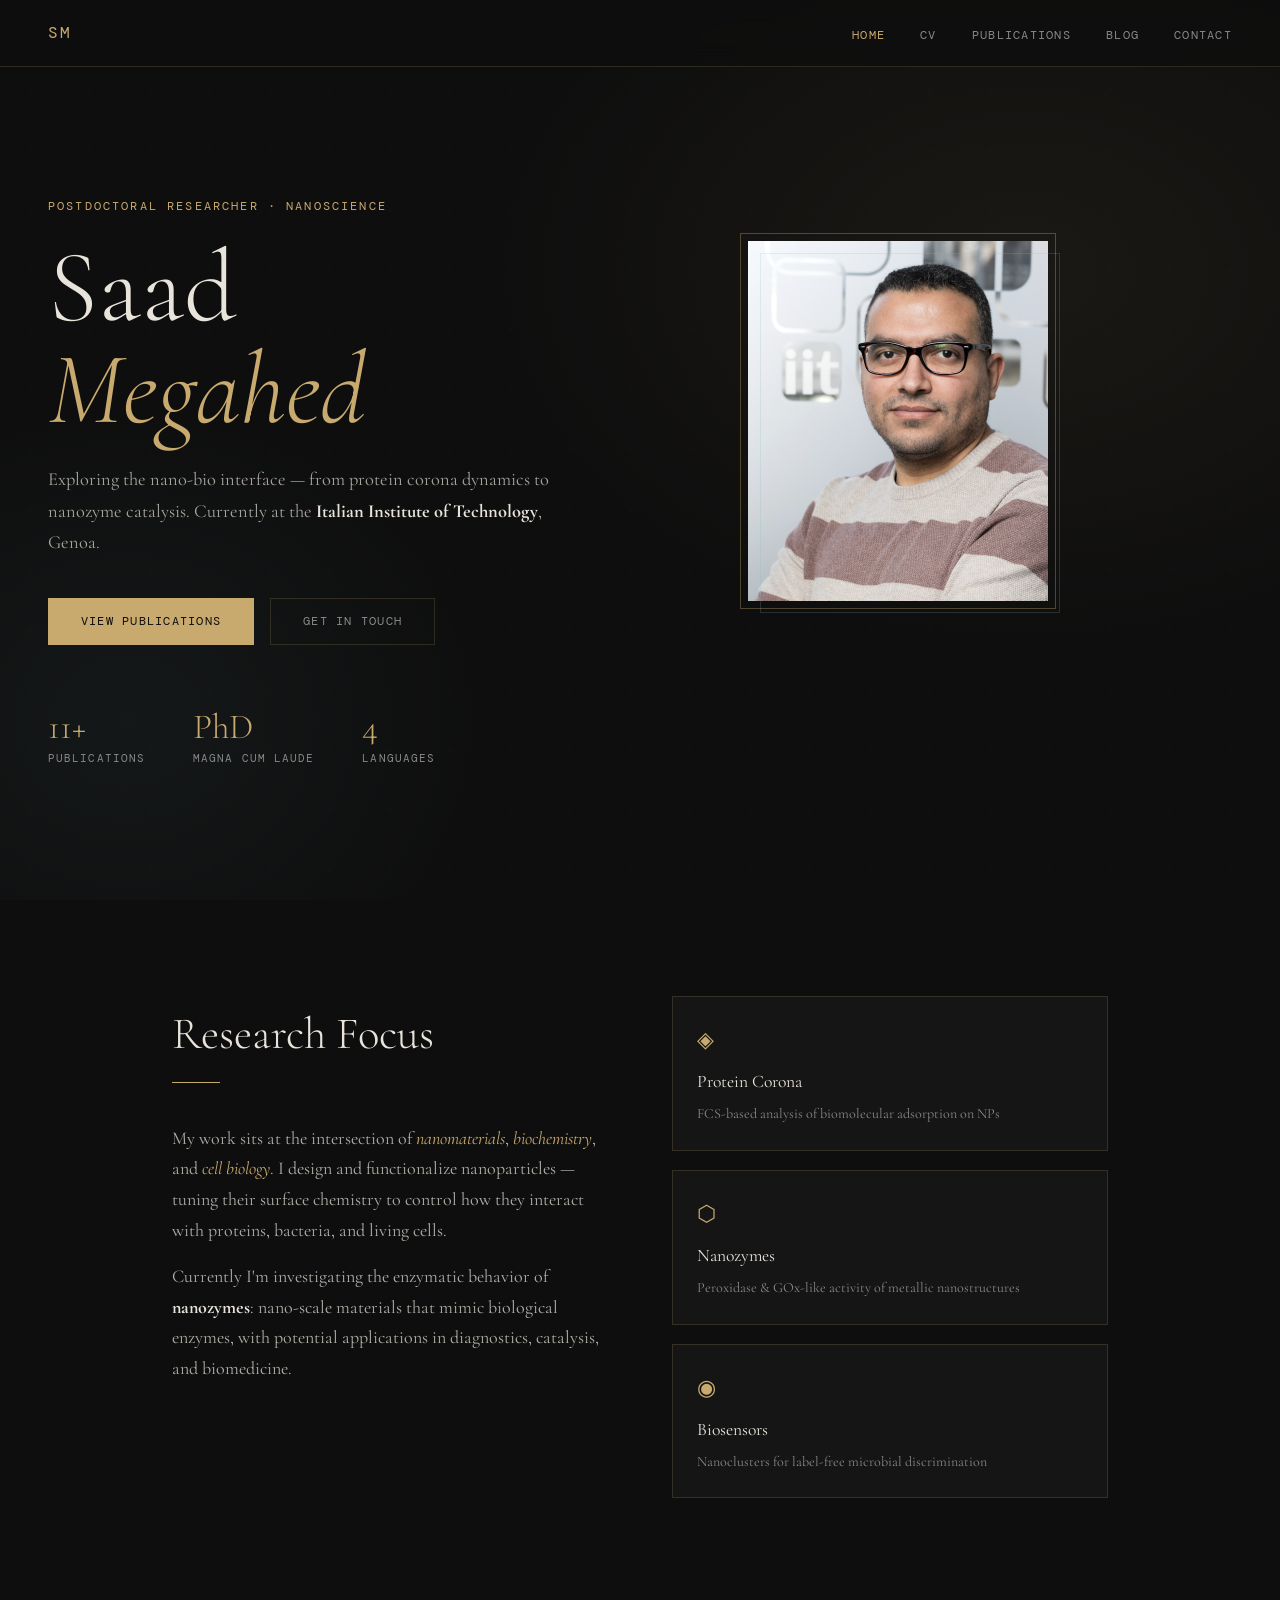
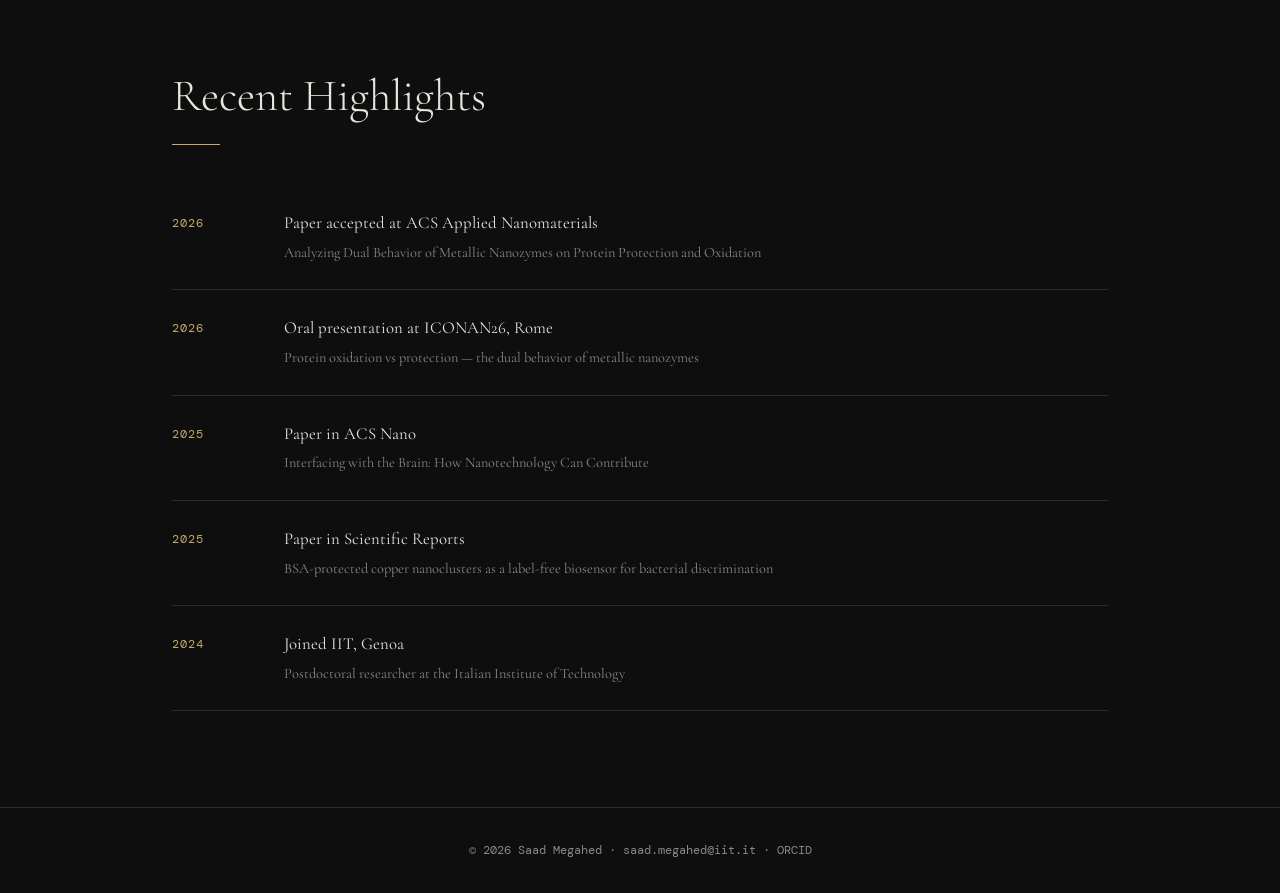
<file: index.html>
<!DOCTYPE html>
<html lang="en">
<head>
  <meta charset="UTF-8" />
  <meta name="viewport" content="width=device-width, initial-scale=1.0"/>
  <title>Saad Megahed | Nanoscience Researcher</title>
  <link rel="stylesheet" href="style.css" />
  <link href="https://fonts.googleapis.com/css2?family=Cormorant+Garamond:ital,wght@0,300;0,400;0,600;1,300;1,400&family=DM+Mono:wght@300;400;500&display=swap" rel="stylesheet"/>
</head>
<body>
  <nav class="navbar">
    <div class="nav-logo">SM</div>
    <ul class="nav-links">
      <li><a href="index.html" class="active">Home</a></li>
      <li><a href="cv.html">CV</a></li>
      <li><a href="publications.html">Publications</a></li>
      <li><a href="blog.html">Blog</a></li>
      <li><a href="contact.html">Contact</a></li>
    </ul>
    <div class="hamburger" onclick="toggleMenu()">&#9776;</div>
  </nav>

  <section class="hero">
    <div class="hero-bg"></div>
    <div class="hero-inner">
      <div class="hero-content">
        <p class="hero-label">Postdoctoral Researcher · Nanoscience</p>
        <h1 class="hero-name">Saad<br/><em>Megahed</em></h1>
        <p class="hero-desc">
          Exploring the nano-bio interface — from protein corona dynamics to nanozyme catalysis.
          Currently at the <strong>Italian Institute of Technology</strong>, Genoa.
        </p>
        <div class="hero-links">
          <a href="publications.html" class="btn-primary">View Publications</a>
          <a href="contact.html" class="btn-ghost">Get in Touch</a>
        </div>
      </div>
      <div class="hero-photo-wrap">
        <img src="saad.JPG" alt="Saad Megahed" class="hero-photo">
      </div>
    </div>
    <div class="hero-stats">
      <div class="stat">
        <span class="stat-num">11+</span>
        <span class="stat-label">Publications</span>
      </div>
      <div class="stat">
        <span class="stat-num">PhD</span>
        <span class="stat-label">Magna Cum Laude</span>
      </div>
      <div class="stat">
        <span class="stat-num">4</span>
        <span class="stat-label">Languages</span>
      </div>
    </div>
  </section>

  <section class="section-about">
    <div class="container">
      <div class="about-grid">
        <div class="about-text">
          <h2 class="section-title">Research Focus</h2>
          <p>My work sits at the intersection of <em>nanomaterials</em>, <em>biochemistry</em>, and <em>cell biology</em>. I design and functionalize nanoparticles — tuning their surface chemistry to control how they interact with proteins, bacteria, and living cells.</p>
          <p>Currently I'm investigating the enzymatic behavior of <strong>nanozymes</strong>: nano-scale materials that mimic biological enzymes, with potential applications in diagnostics, catalysis, and biomedicine.</p>
        </div>
        <div class="about-cards">
          <div class="card">
            <span class="card-icon">◈</span>
            <h3>Protein Corona</h3>
            <p>FCS-based analysis of biomolecular adsorption on NPs</p>
          </div>
          <div class="card">
            <span class="card-icon">⬡</span>
            <h3>Nanozymes</h3>
            <p>Peroxidase & GOx-like activity of metallic nanostructures</p>
          </div>
          <div class="card">
            <span class="card-icon">◉</span>
            <h3>Biosensors</h3>
            <p>Nanoclusters for label-free microbial discrimination</p>
          </div>
        </div>
      </div>
    </div>
  </section>

  <section class="section-highlights">
    <div class="container">
      <h2 class="section-title">Recent Highlights</h2>
      <div class="highlights-list">
        <div class="highlight-item">
          <span class="hl-year">2026</span>
          <div class="hl-content">
            <h4>Paper accepted at ACS Applied Nanomaterials</h4>
            <p>Analyzing Dual Behavior of Metallic Nanozymes on Protein Protection and Oxidation</p>
          </div>
        </div>
        <div class="highlight-item">
          <span class="hl-year">2026</span>
          <div class="hl-content">
            <h4>Oral presentation at ICONAN26, Rome</h4>
            <p>Protein oxidation vs protection — the dual behavior of metallic nanozymes</p>
          </div>
        </div>
        <div class="highlight-item">
          <span class="hl-year">2025</span>
          <div class="hl-content">
            <h4>Paper in ACS Nano</h4>
            <p>Interfacing with the Brain: How Nanotechnology Can Contribute</p>
          </div>
        </div>
        <div class="highlight-item">
          <span class="hl-year">2025</span>
          <div class="hl-content">
            <h4>Paper in Scientific Reports</h4>
            <p>BSA-protected copper nanoclusters as a label-free biosensor for bacterial discrimination</p>
          </div>
        </div>
        <div class="highlight-item">
          <span class="hl-year">2024</span>
          <div class="hl-content">
            <h4>Joined IIT, Genoa</h4>
            <p>Postdoctoral researcher at the Italian Institute of Technology</p>
          </div>
        </div>
      </div>
    </div>
  </section>

  <footer class="footer">
    <p>© 2026 Saad Megahed · <a href="mailto:saad.megahed@iit.it">saad.megahed@iit.it</a> · <a href="https://orcid.org/0000-0001-8556-5710" target="_blank">ORCID</a></p>
  </footer>

  <script>
    function toggleMenu() {
      document.querySelector('.nav-links').classList.toggle('open');
    }
  </script>
</body>
</html>
</file>
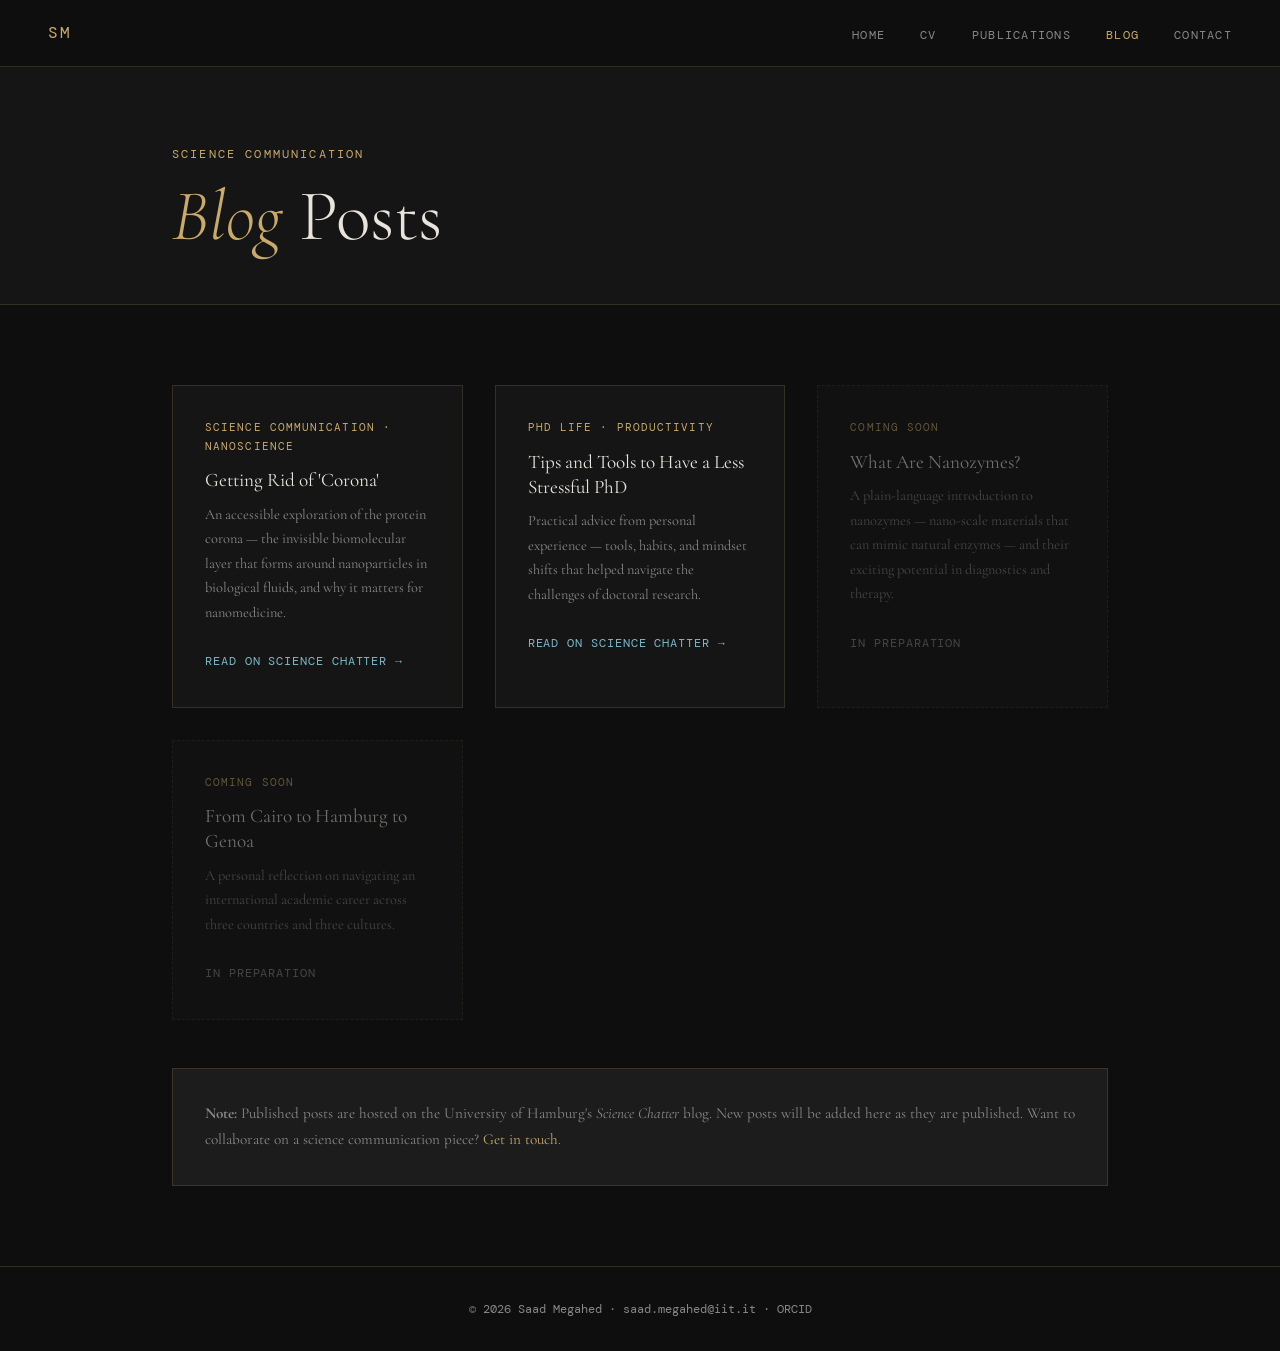
<file: blog.html>
<!DOCTYPE html>
<html lang="en">
<head>
  <meta charset="UTF-8" />
  <meta name="viewport" content="width=device-width, initial-scale=1.0"/>
  <title>Blog — Saad Megahed</title>
  <link rel="stylesheet" href="style.css" />
  <link href="https://fonts.googleapis.com/css2?family=Cormorant+Garamond:ital,wght@0,300;0,400;0,600;1,300;1,400&family=DM+Mono:wght@300;400;500&display=swap" rel="stylesheet"/>
</head>
<body>
  <nav class="navbar">
    <div class="nav-logo">SM</div>
    <ul class="nav-links">
      <li><a href="index.html">Home</a></li>
      <li><a href="cv.html">CV</a></li>
      <li><a href="publications.html">Publications</a></li>
      <li><a href="blog.html" class="active">Blog</a></li>
      <li><a href="contact.html">Contact</a></li>
    </ul>
    <div class="hamburger" onclick="toggleMenu()">&#9776;</div>
  </nav>

  <div class="page-header">
    <div class="container">
      <p class="hero-label">Science Communication</p>
      <h1><em>Blog</em> Posts</h1>
    </div>
  </div>

  <div class="blog-section">
    <div class="container">

      <div class="blog-grid">

        <div class="blog-card">
          <div class="blog-tag">Science Communication · Nanoscience</div>
          <h3>Getting Rid of 'Corona'</h3>
          <p>An accessible exploration of the protein corona — the invisible biomolecular layer that forms around nanoparticles in biological fluids, and why it matters for nanomedicine.</p>
          <a href="https://science-chatter.blogs.uni-hamburg.de/?p=272" class="blog-link" target="_blank">Read on Science Chatter →</a>
        </div>

        <div class="blog-card">
          <div class="blog-tag">PhD Life · Productivity</div>
          <h3>Tips and Tools to Have a Less Stressful PhD</h3>
          <p>Practical advice from personal experience — tools, habits, and mindset shifts that helped navigate the challenges of doctoral research.</p>
          <a href="https://science-chatter.blogs.uni-hamburg.de/?p=957" class="blog-link" target="_blank">Read on Science Chatter →</a>
        </div>

        <!-- Placeholder for future posts -->
        <div class="blog-card" style="opacity:0.45; border-style: dashed;">
          <div class="blog-tag">Coming Soon</div>
          <h3>What Are Nanozymes?</h3>
          <p>A plain-language introduction to nanozymes — nano-scale materials that can mimic natural enzymes — and their exciting potential in diagnostics and therapy.</p>
          <span class="blog-link" style="color:var(--text-muted); cursor:default;">In preparation</span>
        </div>

        <div class="blog-card" style="opacity:0.45; border-style: dashed;">
          <div class="blog-tag">Coming Soon</div>
          <h3>From Cairo to Hamburg to Genoa</h3>
          <p>A personal reflection on navigating an international academic career across three countries and three cultures.</p>
          <span class="blog-link" style="color:var(--text-muted); cursor:default;">In preparation</span>
        </div>

      </div>

      <div class="blog-note">
        <strong>Note:</strong> Published posts are hosted on the University of Hamburg's <em>Science Chatter</em> blog. New posts will be added here as they are published. Want to collaborate on a science communication piece?
        <a href="contact.html">Get in touch</a>.
      </div>

    </div>
  </div>

  <footer class="footer">
    <p>© 2026 Saad Megahed · <a href="mailto:saad.megahed@iit.it">saad.megahed@iit.it</a> · <a href="https://orcid.org/0000-0001-8556-5710" target="_blank">ORCID</a></p>
  </footer>
  <script>function toggleMenu() { document.querySelector('.nav-links').classList.toggle('open'); }</script>
</body>
</html>
</file>
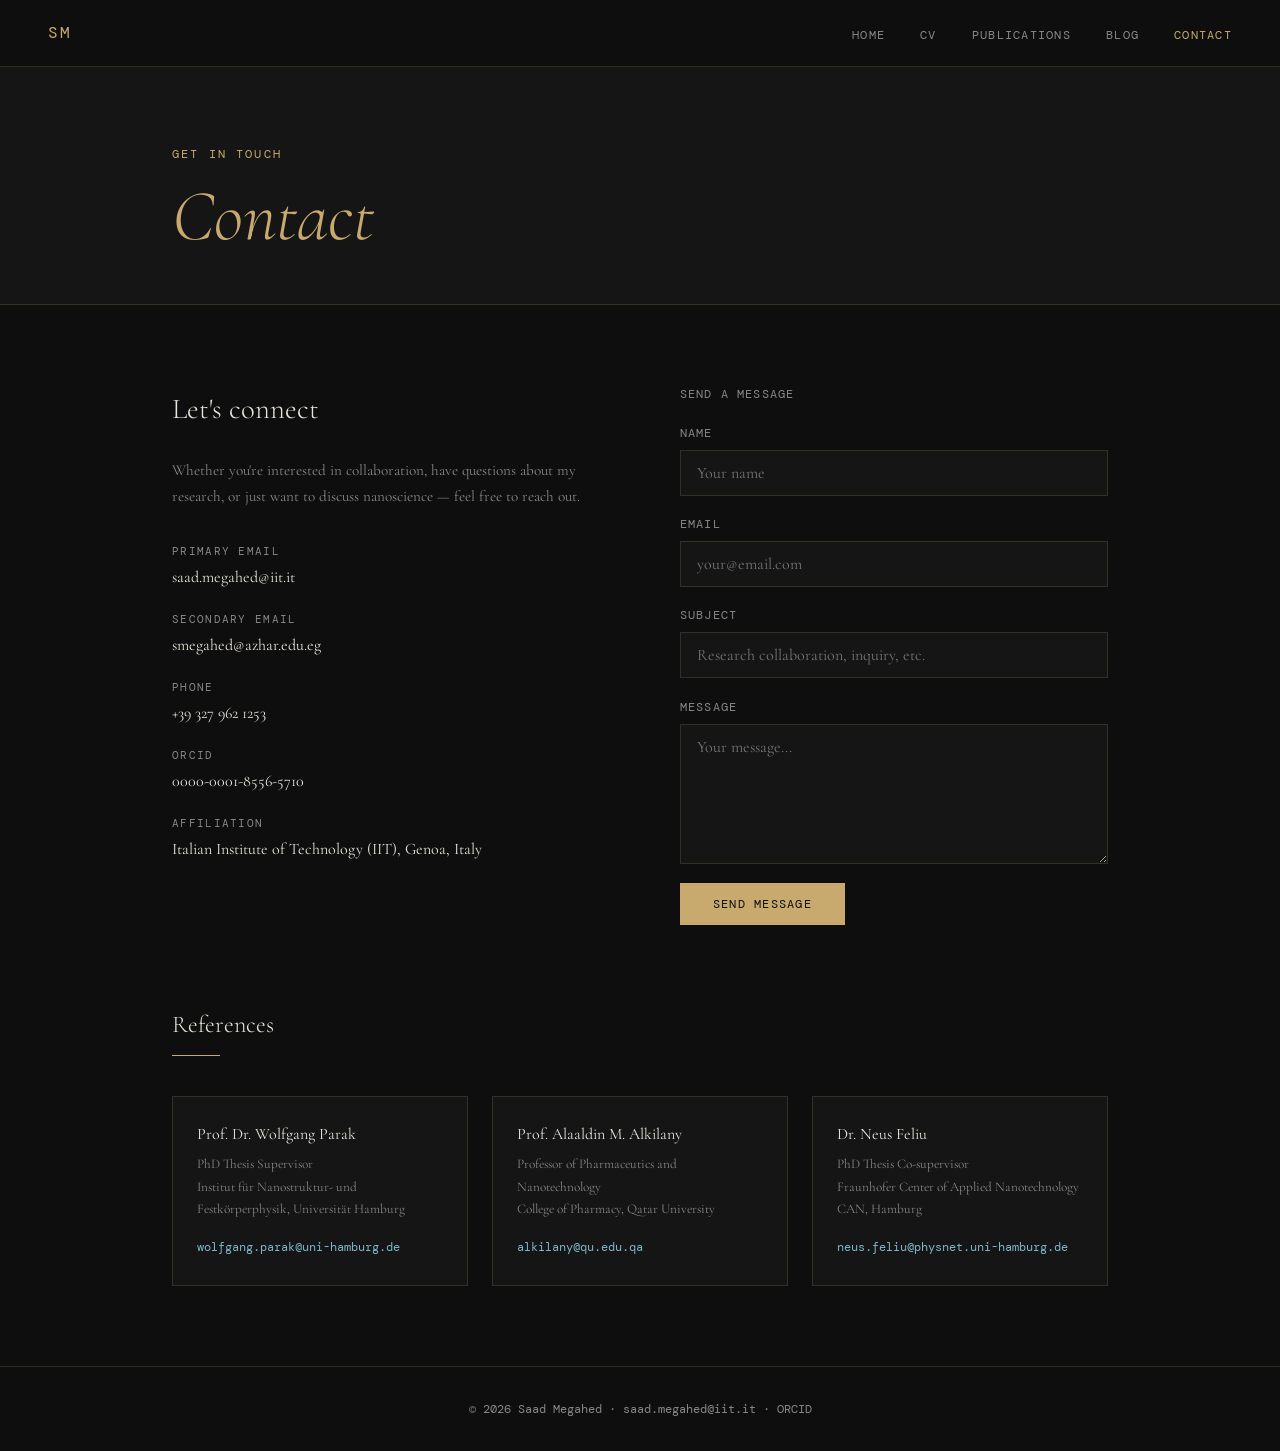
<file: contact.html>
<!DOCTYPE html>
<html lang="en">
<head>
  <meta charset="UTF-8" />
  <meta name="viewport" content="width=device-width, initial-scale=1.0"/>
  <title>Contact — Saad Megahed</title>
  <link rel="stylesheet" href="style.css" />
  <link href="https://fonts.googleapis.com/css2?family=Cormorant+Garamond:ital,wght@0,300;0,400;0,600;1,300;1,400&family=DM+Mono:wght@300;400;500&display=swap" rel="stylesheet"/>
</head>
<body>
  <nav class="navbar">
    <div class="nav-logo">SM</div>
    <ul class="nav-links">
      <li><a href="index.html">Home</a></li>
      <li><a href="cv.html">CV</a></li>
      <li><a href="publications.html">Publications</a></li>
      <li><a href="blog.html">Blog</a></li>
      <li><a href="contact.html" class="active">Contact</a></li>
    </ul>
    <div class="hamburger" onclick="toggleMenu()">&#9776;</div>
  </nav>

  <div class="page-header">
    <div class="container">
      <p class="hero-label">Get In Touch</p>
      <h1><em>Contact</em></h1>
    </div>
  </div>

  <div class="contact-section">
    <div class="container">
      <div class="contact-grid">

        <div class="contact-info">
          <h2>Let's connect</h2>
          <p>Whether you're interested in collaboration, have questions about my research, or just want to discuss nanoscience — feel free to reach out.</p>

          <div class="contact-list">
            <div class="contact-row">
              <span class="clabel">Primary Email</span>
              <a href="mailto:saad.megahed@iit.it">saad.megahed@iit.it</a>
            </div>
            <div class="contact-row">
              <span class="clabel">Secondary Email</span>
              <a href="mailto:smegahed@azhar.edu.eg">smegahed@azhar.edu.eg</a>
            </div>
            <div class="contact-row">
              <span class="clabel">Phone</span>
              <span>+39 327 962 1253</span>
            </div>
            <div class="contact-row">
              <span class="clabel">ORCID</span>
              <a href="https://orcid.org/0000-0001-8556-5710" target="_blank">0000-0001-8556-5710</a>
            </div>
            <div class="contact-row">
              <span class="clabel">Affiliation</span>
              <span>Italian Institute of Technology (IIT), Genoa, Italy</span>
            </div>
          </div>
        </div>

        <div>
          <p style="font-family:var(--font-mono); font-size:0.72rem; letter-spacing:0.1em; text-transform:uppercase; color:var(--text-muted); margin-bottom:1.2rem;">Send a message</p>
          <form class="contact-form" onsubmit="handleSubmit(event)">
            <div class="form-group">
              <label for="name">Name</label>
              <input type="text" id="name" placeholder="Your name" required />
            </div>
            <div class="form-group">
              <label for="email">Email</label>
              <input type="email" id="email" placeholder="your@email.com" required />
            </div>
            <div class="form-group">
              <label for="subject">Subject</label>
              <input type="text" id="subject" placeholder="Research collaboration, inquiry, etc." />
            </div>
            <div class="form-group">
              <label for="message">Message</label>
              <textarea id="message" placeholder="Your message..." required></textarea>
            </div>
            <button type="submit" class="btn-primary" style="width:fit-content;">Send Message</button>
            <p id="form-note" style="display:none; font-family:var(--font-mono); font-size:0.75rem; color:var(--accent); margin-top:0.5rem;"></p>
          </form>
        </div>
      </div>

      <!-- REFERENCES -->
      <div style="margin-top:5rem;">
        <h2 class="section-title" style="font-size:1.5rem;">References</h2>
        <div class="refs-grid">
          <div class="ref-card">
            <h4>Prof. Dr. Wolfgang Parak</h4>
            <p class="ref-role">PhD Thesis Supervisor<br/>Institut für Nanostruktur- und Festkörperphysik, Universität Hamburg</p>
            <a href="mailto:wolfgang.parak@uni-hamburg.de">wolfgang.parak@uni-hamburg.de</a>
          </div>
          <div class="ref-card">
            <h4>Prof. Alaaldin M. Alkilany</h4>
            <p class="ref-role">Professor of Pharmaceutics and Nanotechnology<br/>College of Pharmacy, Qatar University</p>
            <a href="mailto:alkilany@qu.edu.qa">alkilany@qu.edu.qa</a>
          </div>
          <div class="ref-card">
            <h4>Dr. Neus Feliu</h4>
            <p class="ref-role">PhD Thesis Co-supervisor<br/>Fraunhofer Center of Applied Nanotechnology CAN, Hamburg</p>
            <a href="mailto:neus.feliu@physnet.uni-hamburg.de">neus.feliu@physnet.uni-hamburg.de</a>
          </div>
        </div>
      </div>

    </div>
  </div>

  <footer class="footer">
    <p>© 2026 Saad Megahed · <a href="mailto:saad.megahed@iit.it">saad.megahed@iit.it</a> · <a href="https://orcid.org/0000-0001-8556-5710" target="_blank">ORCID</a></p>
  </footer>

  <script>
    function toggleMenu() { document.querySelector('.nav-links').classList.toggle('open'); }
    function handleSubmit(e) {
      e.preventDefault();
      const note = document.getElementById('form-note');
      note.style.display = 'block';
      note.textContent = '✓ Message ready — to enable sending, connect this form to a service like Formspree or Netlify Forms.';
    }
  </script>
</body>
</html>
</file>
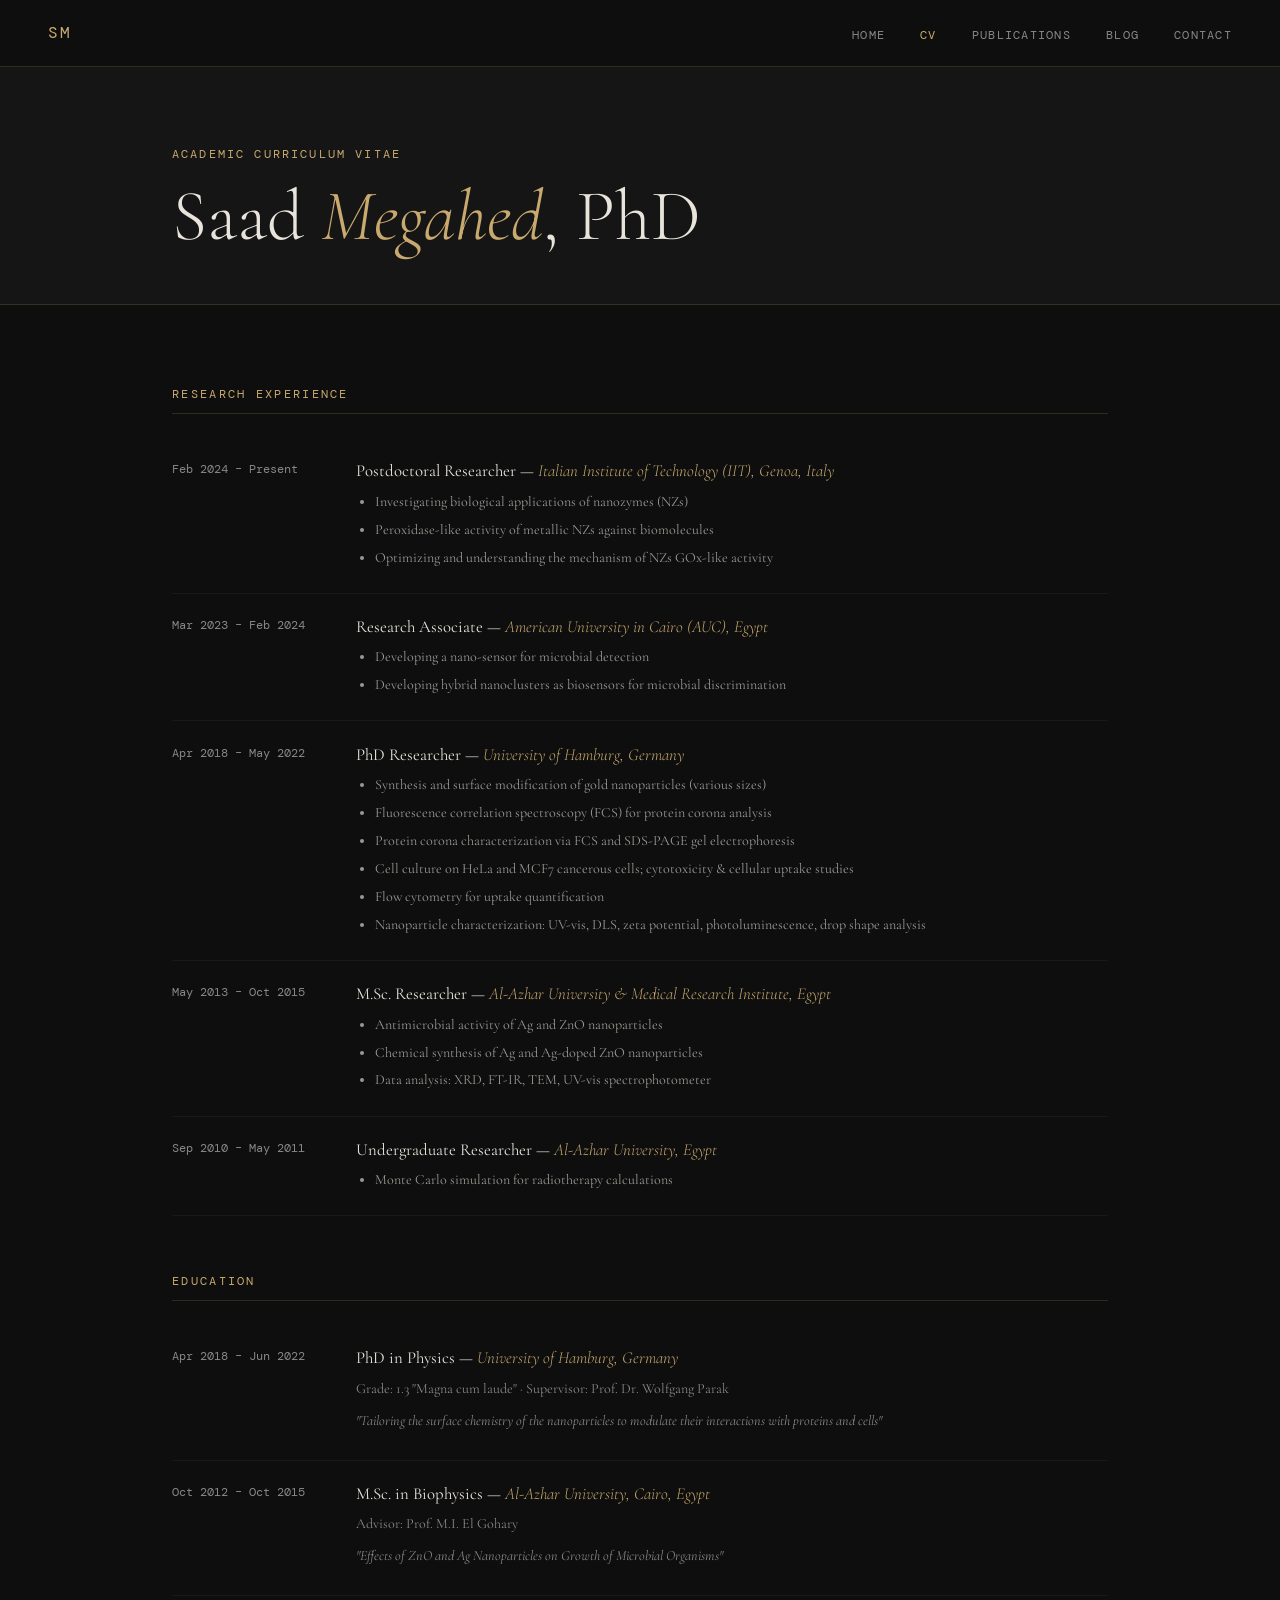
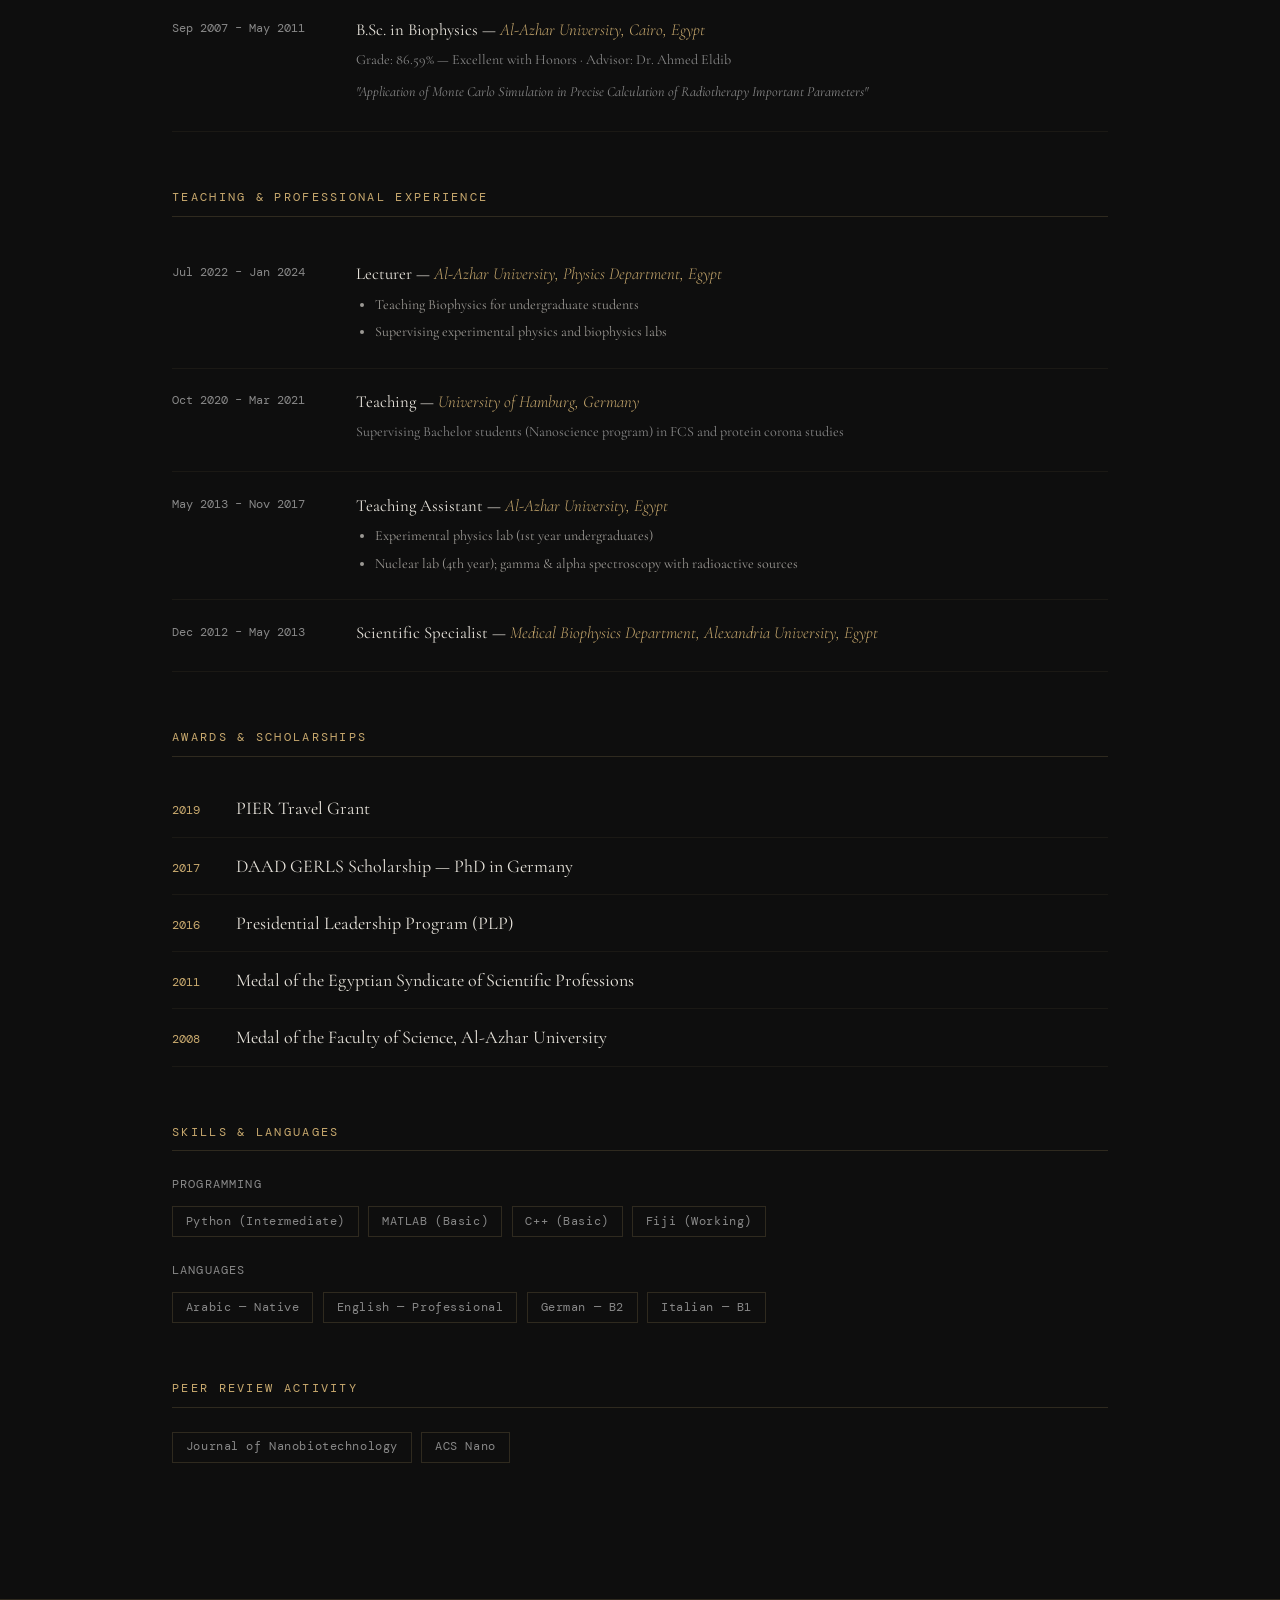
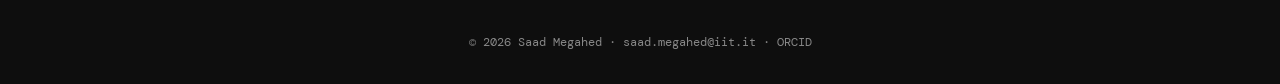
<file: cv.html>
<!DOCTYPE html>
<html lang="en">
<head>
  <meta charset="UTF-8" />
  <meta name="viewport" content="width=device-width, initial-scale=1.0"/>
  <title>CV — Saad Megahed</title>
  <link rel="stylesheet" href="style.css" />
  <link href="https://fonts.googleapis.com/css2?family=Cormorant+Garamond:ital,wght@0,300;0,400;0,600;1,300;1,400&family=DM+Mono:wght@300;400;500&display=swap" rel="stylesheet"/>
</head>
<body>
  <nav class="navbar">
    <div class="nav-logo">SM</div>
    <ul class="nav-links">
      <li><a href="index.html">Home</a></li>
      <li><a href="cv.html" class="active">CV</a></li>
      <li><a href="publications.html">Publications</a></li>
      <li><a href="blog.html">Blog</a></li>
      <li><a href="contact.html">Contact</a></li>
    </ul>
    <div class="hamburger" onclick="toggleMenu()">&#9776;</div>
  </nav>

  <div class="page-header">
    <div class="container">
      <p class="hero-label">Academic Curriculum Vitae</p>
      <h1>Saad <em>Megahed</em>, PhD</h1>
    </div>
  </div>

  <div class="cv-section">
    <div class="container">

      <!-- RESEARCH EXPERIENCE -->
      <div class="cv-block">
        <div class="cv-block-title">Research Experience</div>

        <div class="cv-entry">
          <div class="cv-date">Feb 2024 – Present</div>
          <div class="cv-details">
            <h3>Postdoctoral Researcher — <em>Italian Institute of Technology (IIT), Genoa, Italy</em></h3>
            <ul>
              <li>Investigating biological applications of nanozymes (NZs)</li>
              <li>Peroxidase-like activity of metallic NZs against biomolecules</li>
              <li>Optimizing and understanding the mechanism of NZs GOx-like activity</li>
            </ul>
          </div>
        </div>

        <div class="cv-entry">
          <div class="cv-date">Mar 2023 – Feb 2024</div>
          <div class="cv-details">
            <h3>Research Associate — <em>American University in Cairo (AUC), Egypt</em></h3>
            <ul>
              <li>Developing a nano-sensor for microbial detection</li>
              <li>Developing hybrid nanoclusters as biosensors for microbial discrimination</li>
            </ul>
          </div>
        </div>

        <div class="cv-entry">
          <div class="cv-date">Apr 2018 – May 2022</div>
          <div class="cv-details">
            <h3>PhD Researcher — <em>University of Hamburg, Germany</em></h3>
            <ul>
              <li>Synthesis and surface modification of gold nanoparticles (various sizes)</li>
              <li>Fluorescence correlation spectroscopy (FCS) for protein corona analysis</li>
              <li>Protein corona characterization via FCS and SDS-PAGE gel electrophoresis</li>
              <li>Cell culture on HeLa and MCF7 cancerous cells; cytotoxicity & cellular uptake studies</li>
              <li>Flow cytometry for uptake quantification</li>
              <li>Nanoparticle characterization: UV-vis, DLS, zeta potential, photoluminescence, drop shape analysis</li>
            </ul>
          </div>
        </div>

        <div class="cv-entry">
          <div class="cv-date">May 2013 – Oct 2015</div>
          <div class="cv-details">
            <h3>M.Sc. Researcher — <em>Al-Azhar University & Medical Research Institute, Egypt</em></h3>
            <ul>
              <li>Antimicrobial activity of Ag and ZnO nanoparticles</li>
              <li>Chemical synthesis of Ag and Ag-doped ZnO nanoparticles</li>
              <li>Data analysis: XRD, FT-IR, TEM, UV-vis spectrophotometer</li>
            </ul>
          </div>
        </div>

        <div class="cv-entry">
          <div class="cv-date">Sep 2010 – May 2011</div>
          <div class="cv-details">
            <h3>Undergraduate Researcher — <em>Al-Azhar University, Egypt</em></h3>
            <ul>
              <li>Monte Carlo simulation for radiotherapy calculations</li>
            </ul>
          </div>
        </div>
      </div>

      <!-- EDUCATION -->
      <div class="cv-block">
        <div class="cv-block-title">Education</div>

        <div class="cv-entry">
          <div class="cv-date">Apr 2018 – Jun 2022</div>
          <div class="cv-details">
            <h3>PhD in Physics — <em>University of Hamburg, Germany</em></h3>
            <p class="cv-sub">Grade: 1.3 "Magna cum laude" · Supervisor: Prof. Dr. Wolfgang Parak</p>
            <p class="cv-sub" style="color: var(--text-muted); font-size:0.88rem; font-style:italic;">"Tailoring the surface chemistry of the nanoparticles to modulate their interactions with proteins and cells"</p>
          </div>
        </div>

        <div class="cv-entry">
          <div class="cv-date">Oct 2012 – Oct 2015</div>
          <div class="cv-details">
            <h3>M.Sc. in Biophysics — <em>Al-Azhar University, Cairo, Egypt</em></h3>
            <p class="cv-sub">Advisor: Prof. M.I. El Gohary</p>
            <p class="cv-sub" style="color: var(--text-muted); font-size:0.88rem; font-style:italic;">"Effects of ZnO and Ag Nanoparticles on Growth of Microbial Organisms"</p>
          </div>
        </div>

        <div class="cv-entry">
          <div class="cv-date">Sep 2007 – May 2011</div>
          <div class="cv-details">
            <h3>B.Sc. in Biophysics — <em>Al-Azhar University, Cairo, Egypt</em></h3>
            <p class="cv-sub">Grade: 86.59% — Excellent with Honors · Advisor: Dr. Ahmed Eldib</p>
            <p class="cv-sub" style="color: var(--text-muted); font-size:0.88rem; font-style:italic;">"Application of Monte Carlo Simulation in Precise Calculation of Radiotherapy Important Parameters"</p>
          </div>
        </div>
      </div>

      <!-- TEACHING -->
      <div class="cv-block">
        <div class="cv-block-title">Teaching & Professional Experience</div>

        <div class="cv-entry">
          <div class="cv-date">Jul 2022 – Jan 2024</div>
          <div class="cv-details">
            <h3>Lecturer — <em>Al-Azhar University, Physics Department, Egypt</em></h3>
            <ul>
              <li>Teaching Biophysics for undergraduate students</li>
              <li>Supervising experimental physics and biophysics labs</li>
            </ul>
          </div>
        </div>

        <div class="cv-entry">
          <div class="cv-date">Oct 2020 – Mar 2021</div>
          <div class="cv-details">
            <h3>Teaching — <em>University of Hamburg, Germany</em></h3>
            <p class="cv-sub">Supervising Bachelor students (Nanoscience program) in FCS and protein corona studies</p>
          </div>
        </div>

        <div class="cv-entry">
          <div class="cv-date">May 2013 – Nov 2017</div>
          <div class="cv-details">
            <h3>Teaching Assistant — <em>Al-Azhar University, Egypt</em></h3>
            <ul>
              <li>Experimental physics lab (1st year undergraduates)</li>
              <li>Nuclear lab (4th year); gamma & alpha spectroscopy with radioactive sources</li>
            </ul>
          </div>
        </div>

        <div class="cv-entry">
          <div class="cv-date">Dec 2012 – May 2013</div>
          <div class="cv-details">
            <h3>Scientific Specialist — <em>Medical Biophysics Department, Alexandria University, Egypt</em></h3>
          </div>
        </div>
      </div>

      <!-- AWARDS -->
      <div class="cv-block">
        <div class="cv-block-title">Awards & Scholarships</div>
        <div class="award-item"><span class="award-year">2019</span><span>PIER Travel Grant</span></div>
        <div class="award-item"><span class="award-year">2017</span><span>DAAD GERLS Scholarship — PhD in Germany</span></div>
        <div class="award-item"><span class="award-year">2016</span><span>Presidential Leadership Program (PLP)</span></div>
        <div class="award-item"><span class="award-year">2011</span><span>Medal of the Egyptian Syndicate of Scientific Professions</span></div>
        <div class="award-item"><span class="award-year">2008</span><span>Medal of the Faculty of Science, Al-Azhar University</span></div>
      </div>

      <!-- SKILLS -->
      <div class="cv-block">
        <div class="cv-block-title">Skills & Languages</div>
        <div style="margin-bottom:1.5rem;">
          <p style="font-family: var(--font-mono); font-size:0.72rem; letter-spacing:0.1em; text-transform:uppercase; color:var(--text-muted); margin-bottom:0.7rem;">Programming</p>
          <div class="skills-grid">
            <span class="skill-tag">Python (Intermediate)</span>
            <span class="skill-tag">MATLAB (Basic)</span>
            <span class="skill-tag">C++ (Basic)</span>
            <span class="skill-tag">Fiji (Working)</span>
          </div>
        </div>
        <div>
          <p style="font-family: var(--font-mono); font-size:0.72rem; letter-spacing:0.1em; text-transform:uppercase; color:var(--text-muted); margin-bottom:0.7rem;">Languages</p>
          <div class="skills-grid">
            <span class="skill-tag">Arabic — Native</span>
            <span class="skill-tag">English — Professional</span>
            <span class="skill-tag">German — B2</span>
            <span class="skill-tag">Italian — B1</span>
          </div>
        </div>
      </div>

      <!-- PEER REVIEWING -->
      <div class="cv-block">
        <div class="cv-block-title">Peer Review Activity</div>
        <div class="skills-grid">
          <span class="skill-tag">Journal of Nanobiotechnology</span>
          <span class="skill-tag">ACS Nano</span>
        </div>
      </div>

    </div>
  </div>

  <footer class="footer">
    <p>© 2026 Saad Megahed · <a href="mailto:saad.megahed@iit.it">saad.megahed@iit.it</a> · <a href="https://orcid.org/0000-0001-8556-5710" target="_blank">ORCID</a></p>
  </footer>
  <script>function toggleMenu() { document.querySelector('.nav-links').classList.toggle('open'); }</script>
</body>
</html>
</file>
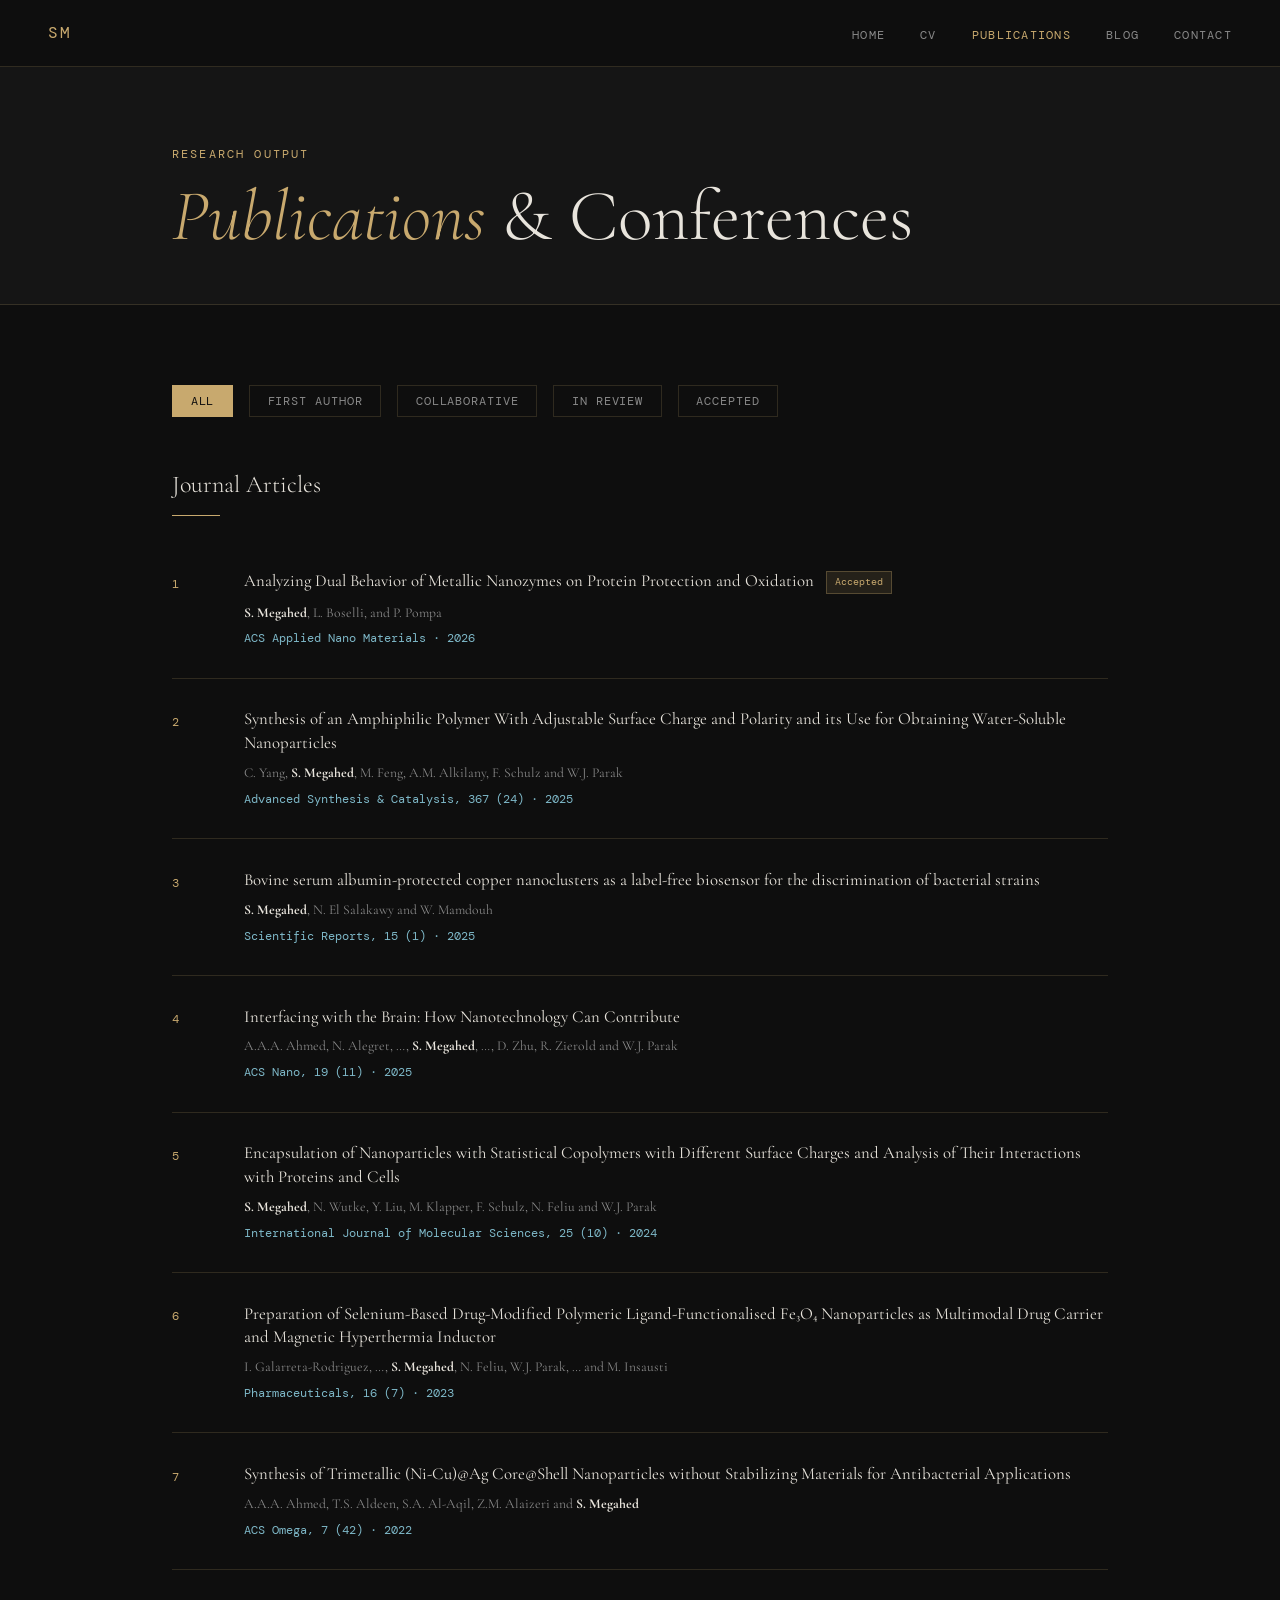
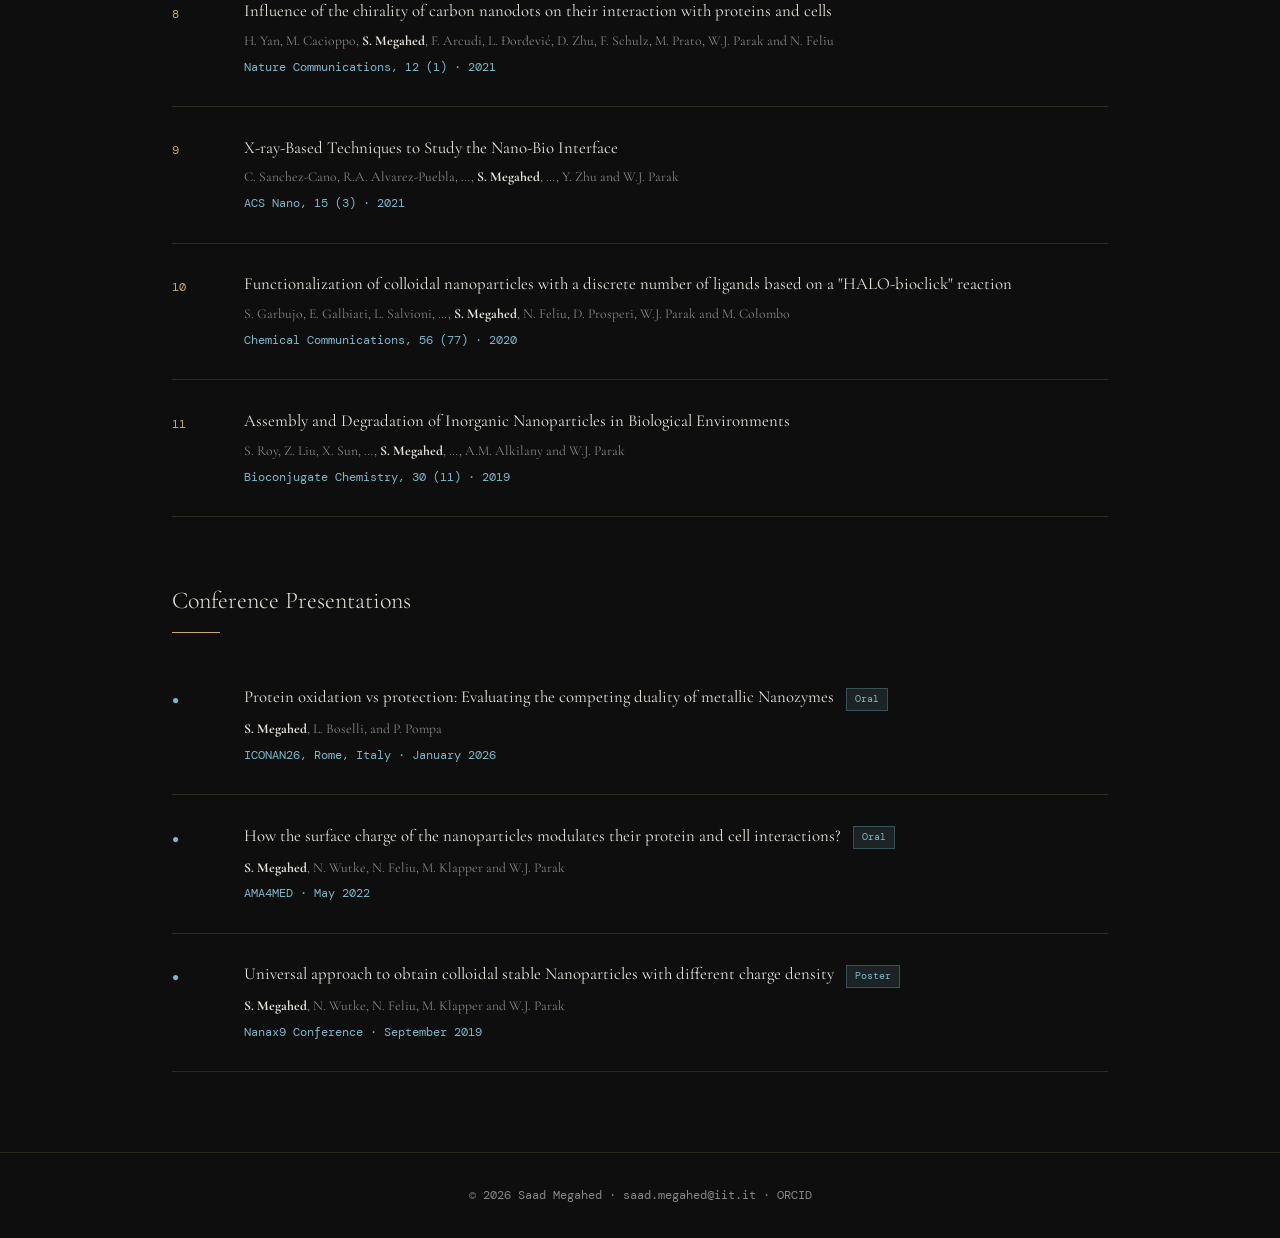
<file: publications.html>
<!DOCTYPE html>
<html lang="en">
<head>
  <meta charset="UTF-8" />
  <meta name="viewport" content="width=device-width, initial-scale=1.0"/>
  <title>Publications — Saad Megahed</title>
  <link rel="stylesheet" href="style.css" />
  <link href="https://fonts.googleapis.com/css2?family=Cormorant+Garamond:ital,wght@0,300;0,400;0,600;1,300;1,400&family=DM+Mono:wght@300;400;500&display=swap" rel="stylesheet"/>
</head>
<body>
  <nav class="navbar">
    <div class="nav-logo">SM</div>
    <ul class="nav-links">
      <li><a href="index.html">Home</a></li>
      <li><a href="cv.html">CV</a></li>
      <li><a href="publications.html" class="active">Publications</a></li>
      <li><a href="blog.html">Blog</a></li>
      <li><a href="contact.html">Contact</a></li>
    </ul>
    <div class="hamburger" onclick="toggleMenu()">&#9776;</div>
  </nav>

  <div class="page-header">
    <div class="container">
      <p class="hero-label">Research Output</p>
      <h1><em>Publications</em> & Conferences</h1>
    </div>
  </div>

  <div class="pub-section">
    <div class="container">

      <div class="pub-filter">
        <button class="filter-btn active" onclick="filter('all', this)">All</button>
        <button class="filter-btn" onclick="filter('first', this)">First Author</button>
        <button class="filter-btn" onclick="filter('collab', this)">Collaborative</button>
        <button class="filter-btn" onclick="filter('inreview', this)">In Review</button>
        <button class="filter-btn" onclick="filter('accepted', this)">Accepted</button>
      </div>

      <!-- JOURNAL ARTICLES -->
      <h2 class="section-title" style="font-size:1.5rem; margin-bottom:1.5rem;">Journal Articles</h2>

      <div class="pub-item" data-type="first accepted">
        <div class="pub-num">1</div>
        <div>
          <div class="pub-title">Analyzing Dual Behavior of Metallic Nanozymes on Protein Protection and Oxidation <span class="pub-badge">Accepted</span></div>
          <div class="pub-authors"><strong>S. Megahed</strong>, L. Boselli, and P. Pompa</div>
          <div class="pub-journal">ACS Applied Nano Materials · 2026</div>
        </div>
      </div>

      <div class="pub-item" data-type="collab">
        <div class="pub-num">2</div>
        <div>
          <div class="pub-title">Synthesis of an Amphiphilic Polymer With Adjustable Surface Charge and Polarity and its Use for Obtaining Water-Soluble Nanoparticles</div>
          <div class="pub-authors">C. Yang, <strong>S. Megahed</strong>, M. Feng, A.M. Alkilany, F. Schulz and W.J. Parak</div>
          <div class="pub-journal">Advanced Synthesis & Catalysis, 367 (24) · 2025</div>
        </div>
      </div>

      <div class="pub-item" data-type="first">
        <div class="pub-num">3</div>
        <div>
          <div class="pub-title">Bovine serum albumin-protected copper nanoclusters as a label-free biosensor for the discrimination of bacterial strains</div>
          <div class="pub-authors"><strong>S. Megahed</strong>, N. El Salakawy and W. Mamdouh</div>
          <div class="pub-journal">Scientific Reports, 15 (1) · 2025</div>
        </div>
      </div>

      <div class="pub-item" data-type="collab">
        <div class="pub-num">4</div>
        <div>
          <div class="pub-title">Interfacing with the Brain: How Nanotechnology Can Contribute</div>
          <div class="pub-authors">A.A.A. Ahmed, N. Alegret, …, <strong>S. Megahed</strong>, …, D. Zhu, R. Zierold and W.J. Parak</div>
          <div class="pub-journal">ACS Nano, 19 (11) · 2025</div>
        </div>
      </div>

      <div class="pub-item" data-type="first">
        <div class="pub-num">5</div>
        <div>
          <div class="pub-title">Encapsulation of Nanoparticles with Statistical Copolymers with Different Surface Charges and Analysis of Their Interactions with Proteins and Cells</div>
          <div class="pub-authors"><strong>S. Megahed</strong>, N. Wutke, Y. Liu, M. Klapper, F. Schulz, N. Feliu and W.J. Parak</div>
          <div class="pub-journal">International Journal of Molecular Sciences, 25 (10) · 2024</div>
        </div>
      </div>

      <div class="pub-item" data-type="collab">
        <div class="pub-num">6</div>
        <div>
          <div class="pub-title">Preparation of Selenium-Based Drug-Modified Polymeric Ligand-Functionalised Fe₃O₄ Nanoparticles as Multimodal Drug Carrier and Magnetic Hyperthermia Inductor</div>
          <div class="pub-authors">I. Galarreta-Rodriguez, …, <strong>S. Megahed</strong>, N. Feliu, W.J. Parak, … and M. Insausti</div>
          <div class="pub-journal">Pharmaceuticals, 16 (7) · 2023</div>
        </div>
      </div>

      <div class="pub-item" data-type="collab">
        <div class="pub-num">7</div>
        <div>
          <div class="pub-title">Synthesis of Trimetallic (Ni-Cu)@Ag Core@Shell Nanoparticles without Stabilizing Materials for Antibacterial Applications</div>
          <div class="pub-authors">A.A.A. Ahmed, T.S. Aldeen, S.A. Al-Aqil, Z.M. Alaizeri and <strong>S. Megahed</strong></div>
          <div class="pub-journal">ACS Omega, 7 (42) · 2022</div>
        </div>
      </div>

      <div class="pub-item" data-type="collab">
        <div class="pub-num">8</div>
        <div>
          <div class="pub-title">Influence of the chirality of carbon nanodots on their interaction with proteins and cells</div>
          <div class="pub-authors">H. Yan, M. Cacioppo, <strong>S. Megahed</strong>, F. Arcudi, L. Đorđević, D. Zhu, F. Schulz, M. Prato, W.J. Parak and N. Feliu</div>
          <div class="pub-journal">Nature Communications, 12 (1) · 2021</div>
        </div>
      </div>

      <div class="pub-item" data-type="collab">
        <div class="pub-num">9</div>
        <div>
          <div class="pub-title">X-ray-Based Techniques to Study the Nano-Bio Interface</div>
          <div class="pub-authors">C. Sanchez-Cano, R.A. Alvarez-Puebla, …, <strong>S. Megahed</strong>, …, Y. Zhu and W.J. Parak</div>
          <div class="pub-journal">ACS Nano, 15 (3) · 2021</div>
        </div>
      </div>

      <div class="pub-item" data-type="collab">
        <div class="pub-num">10</div>
        <div>
          <div class="pub-title">Functionalization of colloidal nanoparticles with a discrete number of ligands based on a "HALO-bioclick" reaction</div>
          <div class="pub-authors">S. Garbujo, E. Galbiati, L. Salvioni, …, <strong>S. Megahed</strong>, N. Feliu, D. Prosperi, W.J. Parak and M. Colombo</div>
          <div class="pub-journal">Chemical Communications, 56 (77) · 2020</div>
        </div>
      </div>

      <div class="pub-item" data-type="collab">
        <div class="pub-num">11</div>
        <div>
          <div class="pub-title">Assembly and Degradation of Inorganic Nanoparticles in Biological Environments</div>
          <div class="pub-authors">S. Roy, Z. Liu, X. Sun, …, <strong>S. Megahed</strong>, …, A.M. Alkilany and W.J. Parak</div>
          <div class="pub-journal">Bioconjugate Chemistry, 30 (11) · 2019</div>
        </div>
      </div>

      <!-- CONFERENCES -->
      <h2 class="section-title" style="font-size:1.5rem; margin-top:4rem; margin-bottom:1.5rem;">Conference Presentations</h2>

      <div class="pub-item" data-type="all">
        <div class="pub-num" style="color:var(--accent2)">●</div>
        <div>
          <div class="pub-title">Protein oxidation vs protection: Evaluating the competing duality of metallic Nanozymes <span class="pub-badge" style="background:rgba(126,184,200,0.12);color:var(--accent2);border-color:rgba(126,184,200,0.3)">Oral</span></div>
          <div class="pub-authors"><strong>S. Megahed</strong>, L. Boselli, and P. Pompa</div>
          <div class="pub-journal">ICONAN26, Rome, Italy · January 2026</div>
        </div>
      </div>

      <div class="pub-item" data-type="all">
        <div class="pub-num" style="color:var(--accent2)">●</div>
        <div>
          <div class="pub-title">How the surface charge of the nanoparticles modulates their protein and cell interactions? <span class="pub-badge" style="background:rgba(126,184,200,0.12);color:var(--accent2);border-color:rgba(126,184,200,0.3)">Oral</span></div>
          <div class="pub-authors"><strong>S. Megahed</strong>, N. Wutke, N. Feliu, M. Klapper and W.J. Parak</div>
          <div class="pub-journal">AMA4MED · May 2022</div>
        </div>
      </div>

      <div class="pub-item" data-type="all">
        <div class="pub-num" style="color:var(--accent2)">●</div>
        <div>
          <div class="pub-title">Universal approach to obtain colloidal stable Nanoparticles with different charge density <span class="pub-badge" style="background:rgba(126,184,200,0.12);color:var(--accent2);border-color:rgba(126,184,200,0.3)">Poster</span></div>
          <div class="pub-authors"><strong>S. Megahed</strong>, N. Wutke, N. Feliu, M. Klapper and W.J. Parak</div>
          <div class="pub-journal">Nanax9 Conference · September 2019</div>
        </div>
      </div>

    </div>
  </div>

  <footer class="footer">
    <p>© 2026 Saad Megahed · <a href="mailto:saad.megahed@iit.it">saad.megahed@iit.it</a> · <a href="https://orcid.org/0000-0001-8556-5710" target="_blank">ORCID</a></p>
  </footer>

  <script>
    function toggleMenu() { document.querySelector('.nav-links').classList.toggle('open'); }
    function filter(type, btn) {
      document.querySelectorAll('.filter-btn').forEach(b => b.classList.remove('active'));
      btn.classList.add('active');
      document.querySelectorAll('.pub-item[data-type]').forEach(item => {
        if (type === 'all') { item.style.display = 'grid'; return; }
        item.style.display = item.dataset.type.includes(type) ? 'grid' : 'none';
      });
    }
  </script>
</body>
</html>
</file>
<file: style.css>
/* =============================================
   GLOBAL STYLES — Saad Megahed Portfolio
   ============================================= */

:root {
  --bg: #0e0e0e;
  --bg2: #151515;
  --bg3: #1c1c1c;
  --text: #e8e4dc;
  --text-muted: #888;
  --accent: #c8a96e;
  --accent2: #7eb8c8;
  --border: rgba(200,169,110,0.18);
  --font-display: 'Cormorant Garamond', Georgia, serif;
  --font-mono: 'DM Mono', monospace;
}

*, *::before, *::after { box-sizing: border-box; margin: 0; padding: 0; }

html { scroll-behavior: smooth; }

body {
  background: var(--bg);
  color: var(--text);
  font-family: var(--font-display);
  font-size: 18px;
  line-height: 1.7;
  min-height: 100vh;
}

a { color: var(--accent); text-decoration: none; transition: opacity 0.2s; }
a:hover { opacity: 0.75; }

/* ——— NAV ——— */
.navbar {
  position: fixed; top: 0; left: 0; width: 100%; z-index: 100;
  display: flex; align-items: center; justify-content: space-between;
  padding: 1.1rem 3rem;
  background: rgba(14,14,14,0.88);
  backdrop-filter: blur(12px);
  border-bottom: 1px solid var(--border);
}
.nav-logo {
  font-family: var(--font-mono);
  font-size: 1rem;
  color: var(--accent);
  letter-spacing: 0.15em;
}
.nav-links { display: flex; gap: 2.2rem; list-style: none; }
.nav-links a {
  font-family: var(--font-mono);
  font-size: 0.78rem;
  letter-spacing: 0.1em;
  text-transform: uppercase;
  color: var(--text-muted);
  transition: color 0.2s;
}
.nav-links a:hover, .nav-links a.active { color: var(--accent); opacity: 1; }
.hamburger { display: none; cursor: pointer; font-size: 1.4rem; color: var(--text); }

/* ——— HERO ——— */
.hero {
  min-height: 100vh;
  display: flex;
  flex-direction: column;
  justify-content: center;
  padding: 8rem 3rem 4rem;
  position: relative;
  overflow: hidden;
}
.hero-bg {
  position: absolute; inset: 0; z-index: 0;
  background:
    radial-gradient(ellipse 60% 60% at 80% 30%, rgba(200,169,110,0.07) 0%, transparent 70%),
    radial-gradient(ellipse 40% 50% at 10% 80%, rgba(126,184,200,0.06) 0%, transparent 70%);
}
.hero-bg::after {
  content: '';
  position: absolute; inset: 0;
  background-image: url("data:image/svg+xml,%3Csvg width='60' height='60' viewBox='0 0 60 60' xmlns='http://www.w3.org/2000/svg'%3E%3Ccircle cx='30' cy='30' r='0.5' fill='%23c8a96e' fill-opacity='0.12'/%3E%3C/svg%3E");
  background-size: 60px 60px;
}
.hero-content { position: relative; z-index: 1; max-width: 700px; }
.hero-label {
  font-family: var(--font-mono);
  font-size: 0.75rem;
  letter-spacing: 0.18em;
  text-transform: uppercase;
  color: var(--accent);
  margin-bottom: 1.2rem;
}
.hero-name {
  font-size: clamp(3.5rem, 8vw, 7rem);
  font-weight: 300;
  line-height: 1;
  margin-bottom: 1.5rem;
  color: var(--text);
}
.hero-name em { color: var(--accent); font-style: italic; }
.hero-desc {
  font-size: 1.15rem;
  color: rgba(232,228,220,0.7);
  max-width: 520px;
  margin-bottom: 2.5rem;
}
.hero-desc strong { color: var(--text); }
.hero-links { display: flex; gap: 1rem; flex-wrap: wrap; }
/* ——— HERO PHOTO ——— */
.hero-inner {
  display: flex;
  align-items: center;
  justify-content: space-between;
  gap: 4rem;
  position: relative;
  z-index: 1;
  max-width: 1000px;
}

.hero-photo-wrap {
  flex-shrink: 0;
  position: relative;
}

.hero-photo-wrap::before {
  content: '';
  position: absolute;
  inset: -8px;
  border: 1px solid var(--accent);
  opacity: 0.35;
  pointer-events: none;
}

.hero-photo-wrap::after {
  content: '';
  position: absolute;
  bottom: -12px;
  right: -12px;
  width: 100%;
  height: 100%;
  border: 1px solid var(--accent2);
  opacity: 0.2;
  pointer-events: none;
}

.hero-photo {
  width: 300px;
  height: 360px;
  object-fit: cover;
  object-position: center top;
  display: block;
  filter: grayscale(20%) contrast(1.05);
}

@media (max-width: 768px) {
  .hero-inner {
    flex-direction: column-reverse;
    gap: 2rem;
  }
  .hero-photo {
    width: 280px;
    height: 340px;
  }
}
.btn-primary {
  font-family: var(--font-mono);
  font-size: 0.78rem;
  letter-spacing: 0.1em;
  text-transform: uppercase;
  padding: 0.75rem 2rem;
  background: var(--accent);
  color: #0e0e0e;
  border: 1px solid var(--accent);
  transition: background 0.2s, color 0.2s;
}
.btn-primary:hover { background: transparent; color: var(--accent); opacity: 1; }
.btn-ghost {
  font-family: var(--font-mono);
  font-size: 0.78rem;
  letter-spacing: 0.1em;
  text-transform: uppercase;
  padding: 0.75rem 2rem;
  background: transparent;
  color: var(--text-muted);
  border: 1px solid var(--border);
  transition: border-color 0.2s, color 0.2s;
}
.btn-ghost:hover { border-color: var(--accent); color: var(--accent); opacity: 1; }
.hero-stats {
  display: flex; gap: 3rem; margin-top: 4rem;
  position: relative; z-index: 1;
}
.stat { display: flex; flex-direction: column; }
.stat-num {
  font-size: 2.2rem;
  font-weight: 300;
  color: var(--accent);
  line-height: 1;
}
.stat-label {
  font-family: var(--font-mono);
  font-size: 0.68rem;
  letter-spacing: 0.1em;
  text-transform: uppercase;
  color: var(--text-muted);
  margin-top: 0.3rem;
}

/* ——— SECTIONS ——— */
.container { max-width: 1000px; margin: 0 auto; padding: 0 2rem; }
.section-title {
  font-size: clamp(2rem, 4vw, 2.8rem);
  font-weight: 300;
  color: var(--text);
  margin-bottom: 2.5rem;
  position: relative;
}
.section-title::after {
  content: '';
  display: block;
  width: 3rem;
  height: 1px;
  background: var(--accent);
  margin-top: 0.6rem;
}

.section-about { padding: 6rem 0; }
.about-grid { display: grid; grid-template-columns: 1fr 1fr; gap: 4rem; align-items: start; }
.about-text p { color: rgba(232,228,220,0.75); margin-bottom: 1rem; }
.about-text em { color: var(--accent); font-style: italic; }
.about-text strong { color: var(--text); }
.about-cards { display: flex; flex-direction: column; gap: 1.2rem; }
.card {
  padding: 1.5rem;
  border: 1px solid var(--border);
  background: var(--bg2);
  transition: border-color 0.2s, transform 0.2s;
}
.card:hover { border-color: var(--accent); transform: translateX(4px); }
.card-icon { font-size: 1.4rem; color: var(--accent); display: block; margin-bottom: 0.5rem; }
.card h3 { font-size: 1.1rem; font-weight: 400; margin-bottom: 0.3rem; }
.card p { font-size: 0.88rem; color: var(--text-muted); }

.section-highlights { padding: 4rem 0 6rem; }
.highlights-list { display: flex; flex-direction: column; gap: 0; }
.highlight-item {
  display: grid; grid-template-columns: 5rem 1fr;
  gap: 2rem; align-items: start;
  padding: 1.5rem 0;
  border-bottom: 1px solid var(--border);
}
.hl-year {
  font-family: var(--font-mono);
  font-size: 0.78rem;
  color: var(--accent);
  letter-spacing: 0.08em;
  padding-top: 0.25rem;
}
.hl-content h4 { font-size: 1.05rem; font-weight: 400; margin-bottom: 0.2rem; }
.hl-content p { font-size: 0.9rem; color: var(--text-muted); }

/* ——— PAGE HEADER ——— */
.page-header {
  padding: 9rem 3rem 3rem;
  border-bottom: 1px solid var(--border);
  background: var(--bg2);
}
.page-header .hero-label { margin-bottom: 0.8rem; }
.page-header h1 {
  font-size: clamp(2.5rem, 6vw, 4.5rem);
  font-weight: 300;
  line-height: 1.1;
}
.page-header h1 em { color: var(--accent); font-style: italic; }

/* ——— CV PAGE ——— */
.cv-section { padding: 5rem 0; }
.cv-block { margin-bottom: 3.5rem; }
.cv-block-title {
  font-family: var(--font-mono);
  font-size: 0.72rem;
  letter-spacing: 0.2em;
  text-transform: uppercase;
  color: var(--accent);
  margin-bottom: 1.5rem;
  padding-bottom: 0.5rem;
  border-bottom: 1px solid var(--border);
}
.cv-entry {
  display: grid; grid-template-columns: 160px 1fr;
  gap: 1.5rem; padding: 1.2rem 0;
  border-bottom: 1px solid rgba(200,169,110,0.07);
}
.cv-date {
  font-family: var(--font-mono);
  font-size: 0.75rem;
  color: var(--text-muted);
  padding-top: 0.2rem;
  line-height: 1.5;
}
.cv-details h3 { font-size: 1.05rem; font-weight: 400; margin-bottom: 0.25rem; }
.cv-details h3 em { color: var(--accent); font-style: italic; font-weight: 300; }
.cv-details .cv-sub {
  font-size: 0.88rem; color: var(--text-muted); margin-bottom: 0.5rem;
}
.cv-details ul { padding-left: 1.2rem; }
.cv-details ul li {
  font-size: 0.88rem; color: rgba(232,228,220,0.65);
  margin-bottom: 0.25rem;
}
.skills-grid { display: flex; flex-wrap: wrap; gap: 0.6rem; margin-top: 0.5rem; }
.skill-tag {
  font-family: var(--font-mono);
  font-size: 0.72rem;
  padding: 0.3rem 0.8rem;
  border: 1px solid var(--border);
  color: var(--text-muted);
  letter-spacing: 0.05em;
}
.award-item {
  display: flex; align-items: baseline; gap: 1rem;
  padding: 0.8rem 0; border-bottom: 1px solid rgba(200,169,110,0.07);
}
.award-year {
  font-family: var(--font-mono); font-size: 0.72rem;
  color: var(--accent); min-width: 3rem;
}

/* ——— PUBLICATIONS PAGE ——— */
.pub-section { padding: 5rem 0; }
.pub-filter {
  display: flex; gap: 1rem; flex-wrap: wrap; margin-bottom: 3rem;
}
.filter-btn {
  font-family: var(--font-mono);
  font-size: 0.72rem;
  letter-spacing: 0.08em;
  text-transform: uppercase;
  padding: 0.45rem 1.1rem;
  background: transparent;
  color: var(--text-muted);
  border: 1px solid var(--border);
  cursor: pointer;
  transition: all 0.2s;
}
.filter-btn:hover, .filter-btn.active { background: var(--accent); color: #0e0e0e; border-color: var(--accent); }
.pub-item {
  padding: 1.8rem 0;
  border-bottom: 1px solid var(--border);
  display: grid; grid-template-columns: 3rem 1fr;
  gap: 1.5rem; align-items: start;
}
.pub-num {
  font-family: var(--font-mono);
  font-size: 0.75rem;
  color: var(--accent);
  padding-top: 0.3rem;
}
.pub-title {
  font-size: 1.05rem; font-weight: 400; margin-bottom: 0.4rem; line-height: 1.4;
}
.pub-authors {
  font-size: 0.85rem; color: var(--text-muted); margin-bottom: 0.3rem;
}
.pub-authors strong { color: var(--text); }
.pub-journal {
  font-family: var(--font-mono);
  font-size: 0.75rem;
  color: var(--accent2);
}
.pub-badge {
  display: inline-block;
  font-family: var(--font-mono);
  font-size: 0.65rem;
  padding: 0.2rem 0.5rem;
  background: rgba(200,169,110,0.12);
  color: var(--accent);
  border: 1px solid rgba(200,169,110,0.3);
  margin-left: 0.5rem;
  vertical-align: middle;
}

/* ——— BLOG PAGE ——— */
.blog-section { padding: 5rem 0; }
.blog-grid { display: grid; grid-template-columns: repeat(auto-fill, minmax(280px, 1fr)); gap: 2rem; }
.blog-card {
  border: 1px solid var(--border);
  background: var(--bg2);
  padding: 2rem;
  transition: border-color 0.2s, transform 0.2s;
}
.blog-card:hover { border-color: var(--accent); transform: translateY(-3px); }
.blog-tag {
  font-family: var(--font-mono);
  font-size: 0.68rem;
  letter-spacing: 0.1em;
  text-transform: uppercase;
  color: var(--accent);
  margin-bottom: 0.8rem;
}
.blog-card h3 { font-size: 1.2rem; font-weight: 400; margin-bottom: 0.6rem; line-height: 1.3; }
.blog-card p { font-size: 0.9rem; color: var(--text-muted); margin-bottom: 1.2rem; }
.blog-link {
  font-family: var(--font-mono);
  font-size: 0.72rem;
  letter-spacing: 0.08em;
  text-transform: uppercase;
  color: var(--accent2);
}
.blog-note {
  margin-top: 3rem;
  padding: 2rem;
  border: 1px solid var(--border);
  background: var(--bg3);
  font-size: 0.95rem;
  color: var(--text-muted);
}
.blog-note a { color: var(--accent); }

/* ——— CONTACT PAGE ——— */
.contact-section { padding: 5rem 0; }
.contact-grid { display: grid; grid-template-columns: 1fr 1fr; gap: 5rem; align-items: start; }
.contact-info h2 { font-size: 1.8rem; font-weight: 300; margin-bottom: 1.5rem; }
.contact-info p { color: var(--text-muted); margin-bottom: 2rem; font-size: 0.95rem; }
.contact-list { display: flex; flex-direction: column; gap: 1.2rem; }
.contact-row { display: flex; flex-direction: column; gap: 0.2rem; }
.contact-row .clabel {
  font-family: var(--font-mono);
  font-size: 0.68rem;
  letter-spacing: 0.12em;
  text-transform: uppercase;
  color: var(--text-muted);
}
.contact-row a, .contact-row span {
  font-size: 1rem; color: var(--text);
}
.contact-row a:hover { color: var(--accent); opacity: 1; }
.contact-form { display: flex; flex-direction: column; gap: 1.2rem; }
.form-group { display: flex; flex-direction: column; gap: 0.4rem; }
.form-group label {
  font-family: var(--font-mono);
  font-size: 0.72rem;
  letter-spacing: 0.1em;
  text-transform: uppercase;
  color: var(--text-muted);
}
.form-group input, .form-group textarea {
  background: var(--bg2);
  border: 1px solid var(--border);
  color: var(--text);
  font-family: var(--font-display);
  font-size: 1rem;
  padding: 0.75rem 1rem;
  outline: none;
  resize: vertical;
  transition: border-color 0.2s;
}
.form-group input:focus, .form-group textarea:focus { border-color: var(--accent); }
.form-group textarea { min-height: 140px; }
.refs-grid { display: grid; grid-template-columns: repeat(auto-fill, minmax(260px, 1fr)); gap: 1.5rem; margin-top: 1.5rem; }
.ref-card {
  border: 1px solid var(--border); background: var(--bg2); padding: 1.5rem;
}
.ref-card h4 { font-size: 1rem; font-weight: 400; margin-bottom: 0.3rem; }
.ref-card .ref-role { font-size: 0.83rem; color: var(--text-muted); margin-bottom: 0.6rem; }
.ref-card a { font-family: var(--font-mono); font-size: 0.75rem; color: var(--accent2); }

/* ——— FOOTER ——— */
.footer {
  padding: 2rem 3rem;
  border-top: 1px solid var(--border);
  text-align: center;
  font-family: var(--font-mono);
  font-size: 0.75rem;
  color: var(--text-muted);
}
.footer a { color: var(--text-muted); }
.footer a:hover { color: var(--accent); opacity: 1; }

/* ——— RESPONSIVE ——— */
@media (max-width: 768px) {
  .navbar { padding: 1rem 1.5rem; }
  .nav-links { display: none; flex-direction: column; position: absolute; top: 100%; left: 0; width: 100%; background: var(--bg); padding: 1rem 1.5rem 2rem; border-bottom: 1px solid var(--border); }
  .nav-links.open { display: flex; }
  .hamburger { display: block; }
  .hero { padding: 7rem 1.5rem 3rem; }
  .hero-stats { gap: 2rem; }
  .about-grid, .contact-grid { grid-template-columns: 1fr; gap: 2.5rem; }
  .cv-entry { grid-template-columns: 1fr; gap: 0.3rem; }
  .cv-date { font-size: 0.7rem; }
  .pub-item { grid-template-columns: 2rem 1fr; gap: 1rem; }
  .highlight-item { grid-template-columns: 4rem 1fr; gap: 1rem; }
  .container { padding: 0 1.5rem; }
  .page-header { padding: 7rem 1.5rem 2.5rem; }
}
</file>
